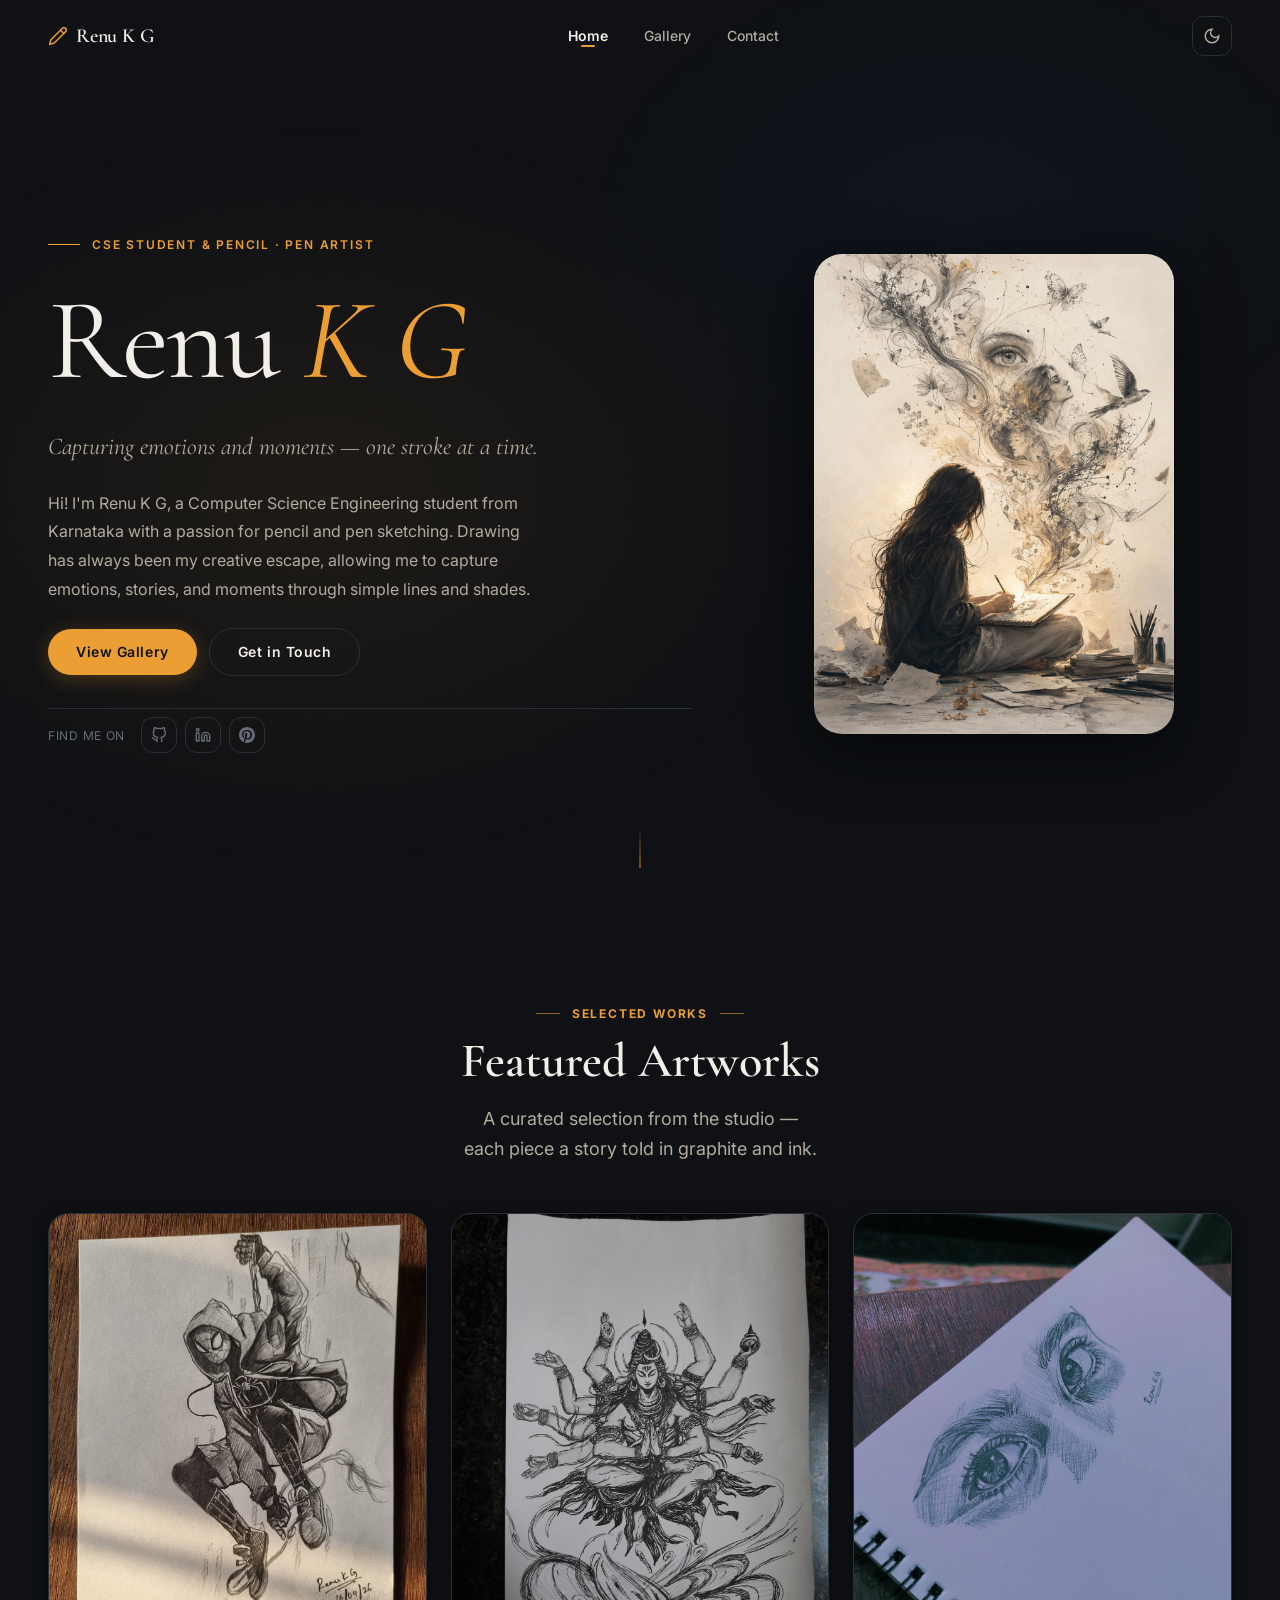
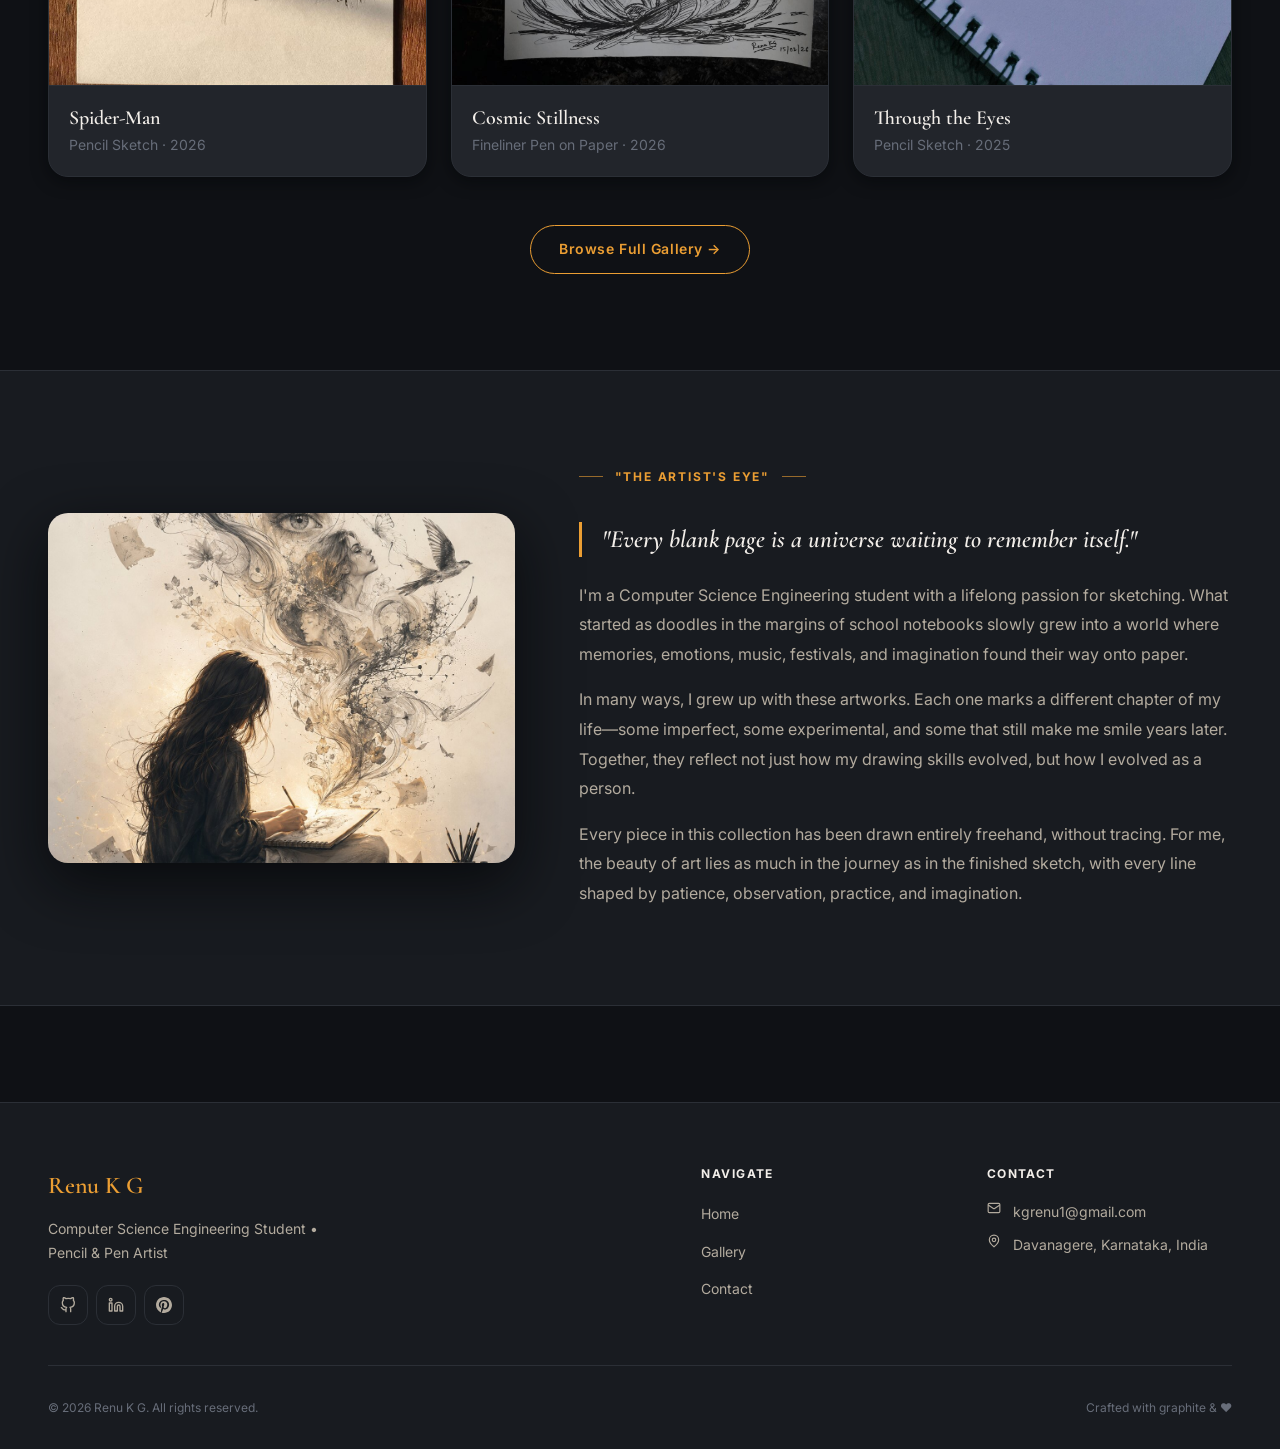
<file: index.html>
<!DOCTYPE html>
<html lang="en" data-theme="dark">

<head>
  <meta charset="UTF-8">
  <meta name="viewport" content="width=device-width, initial-scale=1.0">

  <!-- SEO -->
  <title>Renu K G — Art Gallery</title>
  <meta name="description"
    content="The art portfolio of Renu K G, a Computer Science Engineering student from Davanagere, Karnataka, specialising in detailed pencil sketches and pen artworks.">
  <meta name="keywords"
    content="pencil sketch, pen art, graphite drawing, ink art, artist portfolio, portrait, nature illustration, Renu K G">
  <meta name="author" content="Renu K G">
  <meta name="robots" content="index, follow">
  <meta name="color-scheme" content="dark light">
  <meta name="theme-color" content="hsl(220, 16%, 7%)">

  <!-- Open Graph -->
  <meta property="og:title" content="Renu K G — Pencil Sketch &amp; Pen Art Portfolio">
  <meta property="og:description"
    content="A CSE student from Karnataka capturing emotions and moments through pencil and pen — one stroke at a time.">
  <meta property="og:type" content="website">
  <meta property="og:image" content="images/profile.jpg">

  <!-- Favicon (pencil emoji SVG) -->
  <link rel="icon"
    href="data:image/svg+xml,<svg xmlns='http://www.w3.org/2000/svg' viewBox='0 0 100 100'><text y='.9em' font-size='90'>✏️</text></svg>">

  <!-- Canonical -->
  <link rel="canonical" href="index.html">

  <!-- Google Fonts (preconnect for performance) -->
  <link rel="preconnect" href="https://fonts.googleapis.com">
  <link rel="preconnect" href="https://fonts.gstatic.com" crossorigin>

  <!-- CSS -->
  <link rel="stylesheet" href="css/style.css">
  <link rel="stylesheet" href="css/nav.css">
  <link rel="stylesheet" href="css/hero.css">

  <!-- Theme — loads in <head> to prevent flash -->
  <script src="js/theme.js"></script>
</head>

<body>

  <!-- Skip to main content (keyboard accessibility) -->
  <a class="skip-link" href="#main-content">Skip to content</a>

  <!-- ════════════════════════════════════════
       NAVIGATION
  ════════════════════════════════════════ -->
  <nav class="navbar" id="navbar" role="navigation" aria-label="Main navigation">
    <div class="nav-container">

      <!-- Logo -->
      <a href="index.html" class="nav-logo" aria-label="Renu K G — Home">
        <svg class="logo-icon" width="20" height="20" viewBox="0 0 24 24" fill="none" stroke="currentColor"
          stroke-width="1.8" stroke-linecap="round" stroke-linejoin="round" aria-hidden="true">
          <path d="M17 3a2.85 2.83 0 1 1 4 4L7.5 20.5 2 22l1.5-5.5Z" />
          <path d="m15 5 4 4" />
        </svg>
        <span class="logo-text">Renu K G</span>
      </a>

      <!-- Desktop links -->
      <ul class="nav-links" id="navLinks" role="list">
        <li><a href="index.html" class="nav-link active">Home</a></li>
        <li><a href="gallery.html" class="nav-link">Gallery</a></li>
        <li><a href="contact.html" class="nav-link">Contact</a></li>
      </ul>

      <!-- Actions -->
      <div class="nav-actions">
        <button class="theme-toggle" id="themeToggle" aria-label="Switch to light mode" type="button">
          <!-- Sun -->
          <svg class="icon-sun" width="18" height="18" viewBox="0 0 24 24" fill="none" stroke="currentColor"
            stroke-width="2" stroke-linecap="round" aria-hidden="true">
            <circle cx="12" cy="12" r="4" />
            <path
              d="M12 2v2M12 20v2M4.93 4.93l1.41 1.41M17.66 17.66l1.41 1.41M2 12h2M20 12h2M6.34 17.66l-1.41 1.41M19.07 4.93l-1.41 1.41" />
          </svg>
          <!-- Moon -->
          <svg class="icon-moon" width="18" height="18" viewBox="0 0 24 24" fill="none" stroke="currentColor"
            stroke-width="2" stroke-linecap="round" aria-hidden="true">
            <path d="M12 3a6 6 0 0 0 9 9 9 9 0 1 1-9-9Z" />
          </svg>
        </button>

        <button class="hamburger" id="hamburger" aria-label="Open menu" aria-expanded="false" aria-controls="navLinks"
          type="button">
          <span class="bar"></span>
          <span class="bar"></span>
          <span class="bar"></span>
        </button>
      </div>
    </div>
  </nav>

  <!-- Mobile nav overlay -->
  <div class="nav-overlay" id="navOverlay" aria-hidden="true"></div>


  <!-- ════════════════════════════════════════
       HERO
  ════════════════════════════════════════ -->
  <section class="hero" id="hero" aria-label="Artist introduction">
    <div class="hero-container" id="main-content">

      <!-- Content -->
      <div class="hero-content" data-reveal>
        <p class="hero-eyebrow">CSE Student &amp; Pencil · Pen Artist</p>

        <h1 class="hero-title">
          Renu <span class="hero-title-line accent">K G</span>
        </h1>

        <p class="hero-subtitle">Capturing emotions and moments — one stroke at a time.</p>

        <p class="hero-description">
          Hi! I'm Renu K G, a Computer Science Engineering student from Karnataka with a passion
          for pencil and pen sketching. Drawing has always been my creative escape, allowing me
          to capture emotions, stories, and moments through simple lines and shades.
        </p>

        <div class="hero-cta">
          <a href="gallery.html" class="btn btn-primary" id="heroGalleryBtn" data-ga="contact">View Gallery</a>
          <a href="contact.html" class="btn btn-ghost" id="heroContactBtn">Get in Touch</a>
        </div>

        <div class="hero-social">
          <span class="hero-social-label">Find me on</span>
          <div class="hero-social-links">
            <a href="https://github.com/renu-kg" class="hero-social-link" aria-label="GitHub" data-social="github"
              target="_blank" rel="noopener">
              <svg width="16" height="16" viewBox="0 0 24 24" fill="none" stroke="currentColor" stroke-width="2"
                stroke-linecap="round" stroke-linejoin="round" aria-hidden="true">
                <path
                  d="M9 19c-5 1.5-5-2.5-7-3m14 6v-3.87a3.37 3.37 0 0 0-.94-2.61c3.14-.35 6.44-1.54 6.44-7A5.44 5.44 0 0 0 20 4.77 5.07 5.07 0 0 0 19.91 1S18.73.65 16 2.48a13.38 13.38 0 0 0-7 0C6.27.65 5.09 1 5.09 1A5.07 5.07 0 0 0 5 4.77a5.44 5.44 0 0 0-1.5 3.78c0 5.42 3.3 6.61 6.44 7A3.37 3.37 0 0 0 9 18.13V22" />
              </svg>
            </a>
            <a href="https://www.linkedin.com/in/renu-k-g-9aaa152a6/" class="hero-social-link" aria-label="LinkedIn"
              data-social="linkedin" target="_blank" rel="noopener">
              <svg width="16" height="16" viewBox="0 0 24 24" fill="none" stroke="currentColor" stroke-width="2"
                stroke-linecap="round" stroke-linejoin="round" aria-hidden="true">
                <path d="M16 8a6 6 0 0 1 6 6v7h-4v-7a2 2 0 0 0-2-2 2 2 0 0 0-2 2v7h-4v-7a6 6 0 0 1 6-6z" />
                <rect x="2" y="9" width="4" height="12" />
                <circle cx="4" cy="4" r="2" />
              </svg>
            </a>
            <a href="https://pin.it/g6fN6bqMo" class="hero-social-link" aria-label="Pinterest" data-social="pinterest"
              target="_blank" rel="noopener">
              <svg width="16" height="16" viewBox="0 0 24 24" fill="currentColor" aria-hidden="true">
                <path
                  d="M12 0C5.373 0 0 5.373 0 12c0 5.084 3.163 9.426 7.627 11.174-.105-.949-.2-2.405.042-3.441.218-.937 1.407-5.965 1.407-5.965s-.359-.719-.359-1.782c0-1.668.967-2.914 2.171-2.914 1.023 0 1.518.769 1.518 1.69 0 1.029-.655 2.568-.994 3.995-.283 1.194.599 2.169 1.777 2.169 2.133 0 3.772-2.249 3.772-5.495 0-2.873-2.064-4.882-5.012-4.882-3.414 0-5.418 2.561-5.418 5.207 0 1.031.397 2.138.893 2.738a.36.36 0 0 1 .083.345l-.333 1.36c-.053.22-.174.267-.402.161-1.499-.698-2.436-2.889-2.436-4.649 0-3.785 2.75-7.262 7.929-7.262 4.163 0 7.398 2.967 7.398 6.931 0 4.136-2.607 7.464-6.227 7.464-1.216 0-2.359-.632-2.75-1.378l-.748 2.853c-.271 1.043-1.002 2.35-1.492 3.146C9.57 23.812 10.763 24 12 24c6.627 0 12-5.373 12-12S18.627 0 12 0z" />
              </svg>
            </a>
          </div>
        </div>
      </div>

      <!-- Profile image -->
      <div class="hero-image-wrapper" data-reveal data-delay="200">
        <div class="hero-image-frame">
          <img src="images/profile.jpg" alt="Renu K G — Artist" class="hero-image">
          <div class="hero-deco-ring" aria-hidden="true"></div>
          <div class="hero-deco-ring" aria-hidden="true"></div>
        </div>
      </div>

    </div>

    <!-- Scroll cue -->
    <div class="hero-scroll" aria-hidden="true">
      <div class="hero-scroll-line"></div>
    </div>
  </section>


  <!-- ════════════════════════════════════════
       FEATURED WORKS
  ════════════════════════════════════════ -->
  <section class="featured-section" id="featured" aria-labelledby="featuredHeading">
    <div class="container">
      <header class="section-header" data-reveal>
        <p class="section-eyebrow">Selected Works</p>
        <h2 class="section-title" id="featuredHeading">Featured Artworks</h2>
        <p class="section-subtitle">A curated selection from the studio — each piece a story told in graphite and ink.
        </p>
      </header>

      <!-- Cards injected by home.js -->
      <div class="featured-grid" id="featuredGrid" aria-live="polite"></div>

      <div class="section-footer" data-reveal>
        <a href="gallery.html" class="btn btn-outline" id="viewAllBtn" data-ga="contact">Browse Full Gallery &rarr;</a>
      </div>
    </div>
  </section>


  <!-- ════════════════════════════════════════
       ABOUT TEASER
  ════════════════════════════════════════ -->
  <section class="about-teaser" id="about-teaser" aria-labelledby="teaserHeading">
    <div class="container">
      <div class="about-teaser-inner">
        <div class="about-teaser-img-wrap" data-reveal>
          <img src="images/profile.jpg" alt="Renu K G — Artist at work" loading="lazy">
        </div>
        <div class="about-teaser-content">
          <p class="section-eyebrow" data-reveal>"The artist's eye"</p>
          <h2 class="about-teaser-quote" id="teaserHeading" data-reveal>
            "Every blank page is a universe waiting to remember itself."
          </h2>
          <div class="about-teaser-text-block">
            <p class="about-teaser-text" data-reveal>
              I'm a Computer Science Engineering student with a lifelong passion for sketching.
              What started as doodles in the margins of school notebooks slowly grew into a world where memories,
              emotions, music, festivals, and imagination found their way onto paper.
            </p>
            <p class="about-teaser-text" data-reveal>
              In many ways, I grew up with these artworks. Each one marks a different chapter of my life—some imperfect,
              some experimental, and some that still make me smile years later. Together, they reflect not just how my
              drawing skills evolved, but how I evolved as a person.
            </p>
            <p class="about-teaser-text" data-reveal>
              Every piece in this collection has been drawn entirely freehand, without tracing. For me, the beauty of art
              lies as much in the journey as in the finished sketch, with every line shaped by patience, observation,
              practice, and imagination.
            </p>
          </div>
        </div>
      </div>
    </div>
  </section>


  <!-- ════════════════════════════════════════
       FOOTER
  ════════════════════════════════════════ -->
  <footer class="footer" role="contentinfo">
    <div class="container">
      <div class="footer-grid">
        <!-- Brand -->
        <div>
          <span class="footer-logo">Renu K G</span>
          <p class="footer-tagline">Computer Science Engineering Student &bull; Pencil &amp; Pen Artist</p>
          <div class="footer-social">
            <a href="https://github.com/renu-kg" class="footer-social-link" aria-label="GitHub" data-social="github"
              target="_blank" rel="noopener">
              <svg width="16" height="16" viewBox="0 0 24 24" fill="none" stroke="currentColor" stroke-width="2"
                stroke-linecap="round" stroke-linejoin="round" aria-hidden="true">
                <path
                  d="M9 19c-5 1.5-5-2.5-7-3m14 6v-3.87a3.37 3.37 0 0 0-.94-2.61c3.14-.35 6.44-1.54 6.44-7A5.44 5.44 0 0 0 20 4.77 5.07 5.07 0 0 0 19.91 1S18.73.65 16 2.48a13.38 13.38 0 0 0-7 0C6.27.65 5.09 1 5.09 1A5.07 5.07 0 0 0 5 4.77a5.44 5.44 0 0 0-1.5 3.78c0 5.42 3.3 6.61 6.44 7A3.37 3.37 0 0 0 9 18.13V22" />
              </svg>
            </a>
            <a href="https://www.linkedin.com/in/renu-k-g-9aaa152a6/" class="footer-social-link" aria-label="LinkedIn"
              data-social="linkedin" target="_blank" rel="noopener">
              <svg width="16" height="16" viewBox="0 0 24 24" fill="none" stroke="currentColor" stroke-width="2"
                stroke-linecap="round" stroke-linejoin="round" aria-hidden="true">
                <path d="M16 8a6 6 0 0 1 6 6v7h-4v-7a2 2 0 0 0-2-2 2 2 0 0 0-2 2v7h-4v-7a6 6 0 0 1 6-6z" />
                <rect x="2" y="9" width="4" height="12" />
                <circle cx="4" cy="4" r="2" />
              </svg>
            </a>
            <a href="https://pin.it/g6fN6bqMo" class="footer-social-link" aria-label="Pinterest" data-social="pinterest"
              target="_blank" rel="noopener">
              <svg width="16" height="16" viewBox="0 0 24 24" fill="currentColor" aria-hidden="true">
                <path
                  d="M12 0C5.373 0 0 5.373 0 12c0 5.084 3.163 9.426 7.627 11.174-.105-.949-.2-2.405.042-3.441.218-.937 1.407-5.965 1.407-5.965s-.359-.719-.359-1.782c0-1.668.967-2.914 2.171-2.914 1.023 0 1.518.769 1.518 1.69 0 1.029-.655 2.568-.994 3.995-.283 1.194.599 2.169 1.777 2.169 2.133 0 3.772-2.249 3.772-5.495 0-2.873-2.064-4.882-5.012-4.882-3.414 0-5.418 2.561-5.418 5.207 0 1.031.397 2.138.893 2.738a.36.36 0 0 1 .083.345l-.333 1.36c-.053.22-.174.267-.402.161-1.499-.698-2.436-2.889-2.436-4.649 0-3.785 2.75-7.262 7.929-7.262 4.163 0 7.398 2.967 7.398 6.931 0 4.136-2.607 7.464-6.227 7.464-1.216 0-2.359-.632-2.75-1.378l-.748 2.853c-.271 1.043-1.002 2.35-1.492 3.146C9.57 23.812 10.763 24 12 24c6.627 0 12-5.373 12-12S18.627 0 12 0z" />
              </svg>
            </a>
          </div>
        </div>

        <!-- Navigate -->
        <div class="footer-col">
          <h4>Navigate</h4>
          <ul>
            <li><a href="index.html">Home</a></li>
            <li><a href="gallery.html">Gallery</a></li>
            <li><a href="contact.html">Contact</a></li>
          </ul>
        </div>

        <!-- Contact -->
        <div class="footer-col">
          <h4>Contact</h4>
          <div class="footer-contact-item">
            <svg width="14" height="14" viewBox="0 0 24 24" fill="none" stroke="currentColor" stroke-width="2"
              aria-hidden="true">
              <rect x="2" y="4" width="20" height="16" rx="2" />
              <path d="m22 7-8.97 5.7a1.94 1.94 0 0 1-2.06 0L2 7" />
            </svg>
            <a href="mailto:kgrenu1@gmail.com">kgrenu1@gmail.com</a>
          </div>
          <div class="footer-contact-item">
            <svg width="14" height="14" viewBox="0 0 24 24" fill="none" stroke="currentColor" stroke-width="2"
              aria-hidden="true">
              <path d="M20 10c0 6-8 12-8 12s-8-6-8-12a8 8 0 0 1 16 0Z" />
              <circle cx="12" cy="10" r="3" />
            </svg>
            <span>Davanagere, Karnataka, India</span>
          </div>
        </div>
      </div>

      <div class="footer-bottom">
        <p>&copy; <span id="copyrightYear">2024</span> Renu K G. All rights reserved.</p>
        <p>Crafted with graphite &amp; ❤</p>
      </div>
    </div>
  </footer>


  <script src="js/nav.js"></script>
  <script src="js/animations.js"></script>
  <script src="js/home.js"></script>
  <script src="js/analytics.js"></script>
  <script>
    /* Dynamic copyright year */
    var y = document.getElementById('copyrightYear');
    if (y) y.textContent = new Date().getFullYear();
  </script>
</body>

</html>
</file>
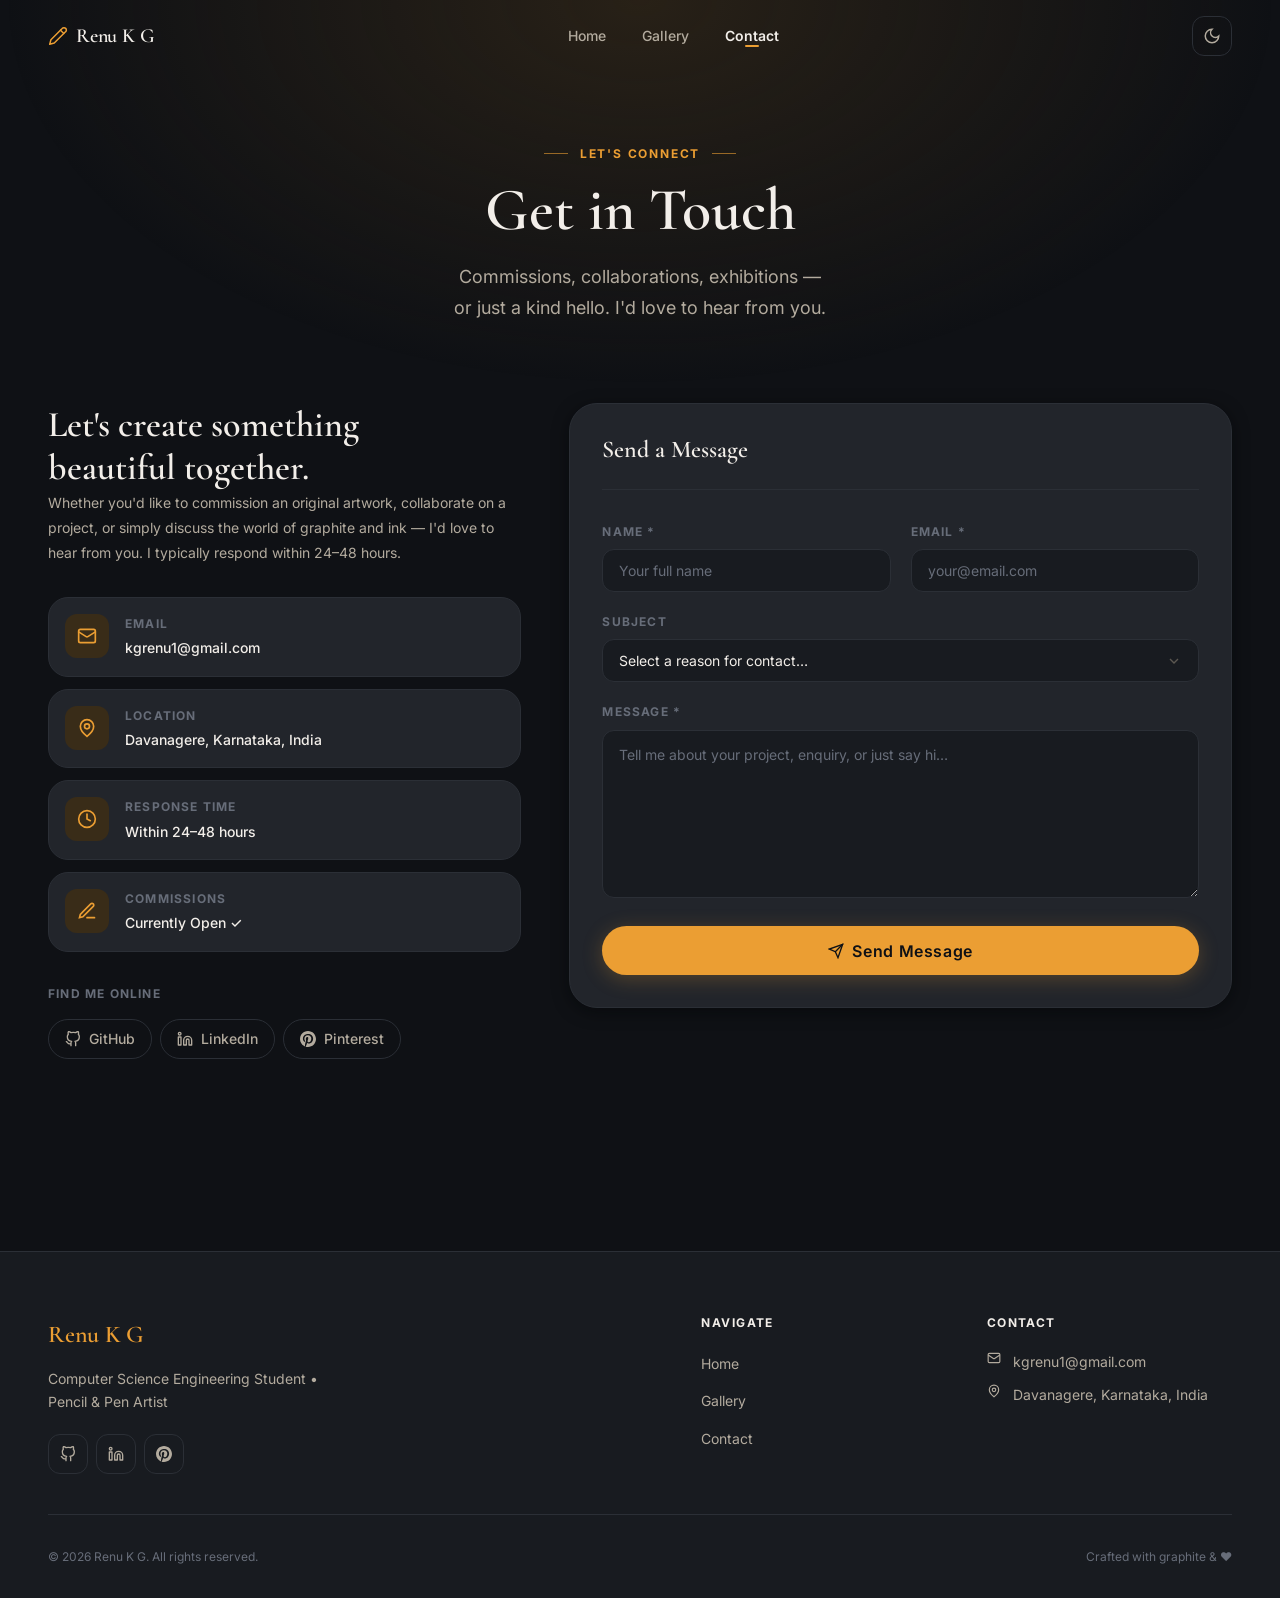
<file: contact.html>
<!DOCTYPE html>
<html lang="en" data-theme="dark">
<head>
  <meta charset="UTF-8">
  <meta name="viewport" content="width=device-width, initial-scale=1.0">

  <!-- SEO -->
  <title>Contact — Renu K G Art Portfolio</title>
  <meta name="description" content="Get in touch with Renu K G for commissions, collaborations, or just to say hello. Based in Davanagere, Karnataka, India.">
  <meta name="author" content="Renu K G">

  <!-- Open Graph -->
  <meta property="og:title" content="Contact Renu K G — Commission an Artwork">
  <meta property="og:description" content="Commission an original pencil sketch or pen artwork. Get in touch today.">
  <meta property="og:type" content="website">

  <link rel="canonical" href="contact.html">
  <link rel="preconnect" href="https://fonts.googleapis.com">
  <link rel="preconnect" href="https://fonts.gstatic.com" crossorigin>

  <!-- CSS -->
  <link rel="stylesheet" href="css/style.css">
  <link rel="stylesheet" href="css/nav.css">
  <link rel="stylesheet" href="css/contact.css">

  <script src="js/theme.js"></script>
</head>
<body>

  <!-- Skip to main content (keyboard accessibility) -->
  <a class="skip-link" href="#main-content">Skip to content</a>

  <!-- ════════════════ NAVIGATION ════════════════ -->
  <nav class="navbar" id="navbar" role="navigation" aria-label="Main navigation">
    <div class="nav-container">
      <a href="index.html" class="nav-logo" aria-label="Renu K G — Home">
        <svg class="logo-icon" width="20" height="20" viewBox="0 0 24 24" fill="none"
             stroke="currentColor" stroke-width="1.8" stroke-linecap="round" stroke-linejoin="round"
             aria-hidden="true">
          <path d="M17 3a2.85 2.83 0 1 1 4 4L7.5 20.5 2 22l1.5-5.5Z"/>
          <path d="m15 5 4 4"/>
        </svg>
        <span class="logo-text">Renu K G</span>
      </a>
      <ul class="nav-links" id="navLinks" role="list">
        <li><a href="index.html"   class="nav-link">Home</a></li>
        <li><a href="gallery.html" class="nav-link">Gallery</a></li>
        <li><a href="contact.html" class="nav-link active">Contact</a></li>
      </ul>
      <div class="nav-actions">
        <button class="theme-toggle" id="themeToggle" aria-label="Switch to light mode" type="button">
          <svg class="icon-sun" width="18" height="18" viewBox="0 0 24 24" fill="none" stroke="currentColor" stroke-width="2" stroke-linecap="round" aria-hidden="true"><circle cx="12" cy="12" r="4"/><path d="M12 2v2M12 20v2M4.93 4.93l1.41 1.41M17.66 17.66l1.41 1.41M2 12h2M20 12h2M6.34 17.66l-1.41 1.41M19.07 4.93l-1.41 1.41"/></svg>
          <svg class="icon-moon" width="18" height="18" viewBox="0 0 24 24" fill="none" stroke="currentColor" stroke-width="2" stroke-linecap="round" aria-hidden="true"><path d="M12 3a6 6 0 0 0 9 9 9 9 0 1 1-9-9Z"/></svg>
        </button>
        <button class="hamburger" id="hamburger" aria-label="Open menu" aria-expanded="false" aria-controls="navLinks" type="button">
          <span class="bar"></span><span class="bar"></span><span class="bar"></span>
        </button>
      </div>
    </div>
  </nav>
  <div class="nav-overlay" id="navOverlay" aria-hidden="true"></div>


  <!-- ════════════════ PAGE HERO ════════════════ -->
  <header class="page-hero" aria-labelledby="contactPageTitle">
    <div class="container">
      <p class="page-hero-eyebrow" data-reveal>Let's Connect</p>
      <h1 class="page-hero-title" data-reveal data-delay="100" id="contactPageTitle">Get in Touch</h1>
      <p class="page-hero-subtitle" data-reveal data-delay="200">
        Commissions, collaborations, exhibitions — or just a kind hello. I'd love to hear from you.
      </p>
    </div>
  </header>

  <main class="contact-page" id="main-content">
    <div class="container">
      <div class="contact-layout">

        <!-- ── Left: Contact Info ── -->
        <div class="contact-info" data-reveal>
          <div>
            <h2 class="contact-info-title">Let's create something beautiful together.</h2>
            <p class="contact-info-text">
              Whether you'd like to commission an original artwork, collaborate on a project,
              or simply discuss the world of graphite and ink — I'd love to hear from you.
              I typically respond within 24–48 hours.
            </p>
          </div>

          <!-- Contact detail cards -->
          <div class="contact-details">
            <div class="contact-detail-item">
              <div class="contact-detail-icon" aria-hidden="true">
                <svg width="20" height="20" viewBox="0 0 24 24" fill="none" stroke="currentColor" stroke-width="2" stroke-linecap="round"><rect x="2" y="4" width="20" height="16" rx="2"/><path d="m22 7-8.97 5.7a1.94 1.94 0 0 1-2.06 0L2 7"/></svg>
              </div>
              <div>
                <p class="contact-detail-label">Email</p>
                <p class="contact-detail-value">
                  <a href="mailto:kgrenu1@gmail.com">kgrenu1@gmail.com</a>
                </p>
              </div>
            </div>

            <div class="contact-detail-item">
              <div class="contact-detail-icon" aria-hidden="true">
                <svg width="20" height="20" viewBox="0 0 24 24" fill="none" stroke="currentColor" stroke-width="2" stroke-linecap="round"><path d="M20 10c0 6-8 12-8 12s-8-6-8-12a8 8 0 0 1 16 0Z"/><circle cx="12" cy="10" r="3"/></svg>
              </div>
              <div>
                <p class="contact-detail-label">Location</p>
                <p class="contact-detail-value">Davanagere, Karnataka, India</p>
              </div>
            </div>

            <div class="contact-detail-item">
              <div class="contact-detail-icon" aria-hidden="true">
                <svg width="20" height="20" viewBox="0 0 24 24" fill="none" stroke="currentColor" stroke-width="2" stroke-linecap="round"><circle cx="12" cy="12" r="10"/><polyline points="12 6 12 12 16 14"/></svg>
              </div>
              <div>
                <p class="contact-detail-label">Response Time</p>
                <p class="contact-detail-value">Within 24–48 hours</p>
              </div>
            </div>

            <div class="contact-detail-item">
              <div class="contact-detail-icon" aria-hidden="true">
                <svg width="20" height="20" viewBox="0 0 24 24" fill="none" stroke="currentColor" stroke-width="2" stroke-linecap="round"><path d="M12 20h9"/><path d="M16.5 3.5a2.121 2.121 0 0 1 3 3L7 19l-4 1 1-4L16.5 3.5z"/></svg>
              </div>
              <div>
                <p class="contact-detail-label">Commissions</p>
                <p class="contact-detail-value">Currently Open ✓</p>
              </div>
            </div>
          </div>

          <!-- Social links -->
          <div>
            <p class="contact-social-title">Find me online</p>
            <div class="contact-social-links">
              <a href="https://github.com/renu-kg" class="contact-social-btn" target="_blank" rel="noopener" aria-label="GitHub" data-social="github">
                <svg width="16" height="16" viewBox="0 0 24 24" fill="none" stroke="currentColor" stroke-width="2" stroke-linecap="round" stroke-linejoin="round" aria-hidden="true"><path d="M9 19c-5 1.5-5-2.5-7-3m14 6v-3.87a3.37 3.37 0 0 0-.94-2.61c3.14-.35 6.44-1.54 6.44-7A5.44 5.44 0 0 0 20 4.77 5.07 5.07 0 0 0 19.91 1S18.73.65 16 2.48a13.38 13.38 0 0 0-7 0C6.27.65 5.09 1 5.09 1A5.07 5.07 0 0 0 5 4.77a5.44 5.44 0 0 0-1.5 3.78c0 5.42 3.3 6.61 6.44 7A3.37 3.37 0 0 0 9 18.13V22"/></svg>
                GitHub
              </a>
              <a href="https://www.linkedin.com/in/renu-k-g-9aaa152a6/" class="contact-social-btn" target="_blank" rel="noopener" aria-label="LinkedIn" data-social="linkedin">
                <svg width="16" height="16" viewBox="0 0 24 24" fill="none" stroke="currentColor" stroke-width="2" stroke-linecap="round" stroke-linejoin="round" aria-hidden="true"><path d="M16 8a6 6 0 0 1 6 6v7h-4v-7a2 2 0 0 0-2-2 2 2 0 0 0-2 2v7h-4v-7a6 6 0 0 1 6-6z"/><rect x="2" y="9" width="4" height="12"/><circle cx="4" cy="4" r="2"/></svg>
                LinkedIn
              </a>
              <a href="https://pin.it/g6fN6bqMo" class="contact-social-btn" target="_blank" rel="noopener" aria-label="Pinterest" data-social="pinterest">
                <svg width="16" height="16" viewBox="0 0 24 24" fill="currentColor" aria-hidden="true"><path d="M12 0C5.373 0 0 5.373 0 12c0 5.084 3.163 9.426 7.627 11.174-.105-.949-.2-2.405.042-3.441.218-.937 1.407-5.965 1.407-5.965s-.359-.719-.359-1.782c0-1.668.967-2.914 2.171-2.914 1.023 0 1.518.769 1.518 1.69 0 1.029-.655 2.568-.994 3.995-.283 1.194.599 2.169 1.777 2.169 2.133 0 3.772-2.249 3.772-5.495 0-2.873-2.064-4.882-5.012-4.882-3.414 0-5.418 2.561-5.418 5.207 0 1.031.397 2.138.893 2.738a.36.36 0 0 1 .083.345l-.333 1.36c-.053.22-.174.267-.402.161-1.499-.698-2.436-2.889-2.436-4.649 0-3.785 2.75-7.262 7.929-7.262 4.163 0 7.398 2.967 7.398 6.931 0 4.136-2.607 7.464-6.227 7.464-1.216 0-2.359-.632-2.75-1.378l-.748 2.853c-.271 1.043-1.002 2.35-1.492 3.146C9.57 23.812 10.763 24 12 24c6.627 0 12-5.373 12-12S18.627 0 12 0z"/></svg>
                Pinterest
              </a>
            </div>
          </div>
        </div>

        <!-- ── Right: Contact Form ── -->
        <div class="contact-form-wrapper" data-reveal data-delay="150">
          <h2 class="contact-form-title">Send a Message</h2>

          <!-- Success state (hidden until JS shows it) -->
          <div class="form-success" id="formSuccess" role="status" aria-live="polite">
            <span class="form-success-icon" aria-hidden="true">✉️</span>
            <h3 class="form-success-title">Message Sent!</h3>
            <p>Thank you for reaching out. I'll get back to you within 24–48 hours.</p>
          </div>

          <!--
            FORM SETUP:
            1. Formspree (works on GitHub Pages + Netlify):
               - Sign up free at https://formspree.io
               - Create a new form → copy your form ID
               - Replace YOUR_FORM_ID below with it (e.g. xpwzabcd)
            2. Netlify Forms (only on Netlify hosting):
               - Just deploy to Netlify — data-netlify="true" already set
               - Enable email notifications in Netlify dashboard
          -->
          <form
            class="contact-form"
            id="contactForm"
            action="contact.html"
            method="POST"
            novalidate
            data-netlify="true"
            name="contact"
          >
            <!-- Netlify hidden field -->
            <input type="hidden" name="form-name" value="contact">

            <div class="form-row">
              <div class="form-group">
                <label class="form-label" for="contactName">Name *</label>
                <input
                  type="text"
                  id="contactName"
                  name="name"
                  class="form-input"
                  placeholder="Your full name"
                  required
                  autocomplete="name"
                >
              </div>
              <div class="form-group">
                <label class="form-label" for="contactEmail">Email *</label>
                <input
                  type="email"
                  id="contactEmail"
                  name="email"
                  class="form-input"
                  placeholder="your@email.com"
                  required
                  autocomplete="email"
                >
              </div>
            </div>

            <div class="form-group">
              <label class="form-label" for="contactSubject">Subject</label>
              <select id="contactSubject" name="subject" class="form-select">
                <option value="">Select a reason for contact…</option>
                <option value="commission">Commission an Artwork</option>
                <option value="purchase">Purchase Original Work</option>
                <option value="collab">Collaboration / Exhibition</option>
                <option value="print">Print Enquiry</option>
                <option value="general">General Hello</option>
              </select>
            </div>

            <div class="form-group">
              <label class="form-label" for="contactMessage">Message *</label>
              <textarea
                id="contactMessage"
                name="message"
                class="form-textarea"
                placeholder="Tell me about your project, enquiry, or just say hi…"
                required
                rows="6"
              ></textarea>
            </div>

            <button type="submit" class="btn btn-primary form-submit" id="contactSubmit">
              <svg width="16" height="16" viewBox="0 0 24 24" fill="none" stroke="currentColor" stroke-width="2" stroke-linecap="round" aria-hidden="true"><path d="m22 2-7 20-4-9-9-4Z"/><path d="M22 2 11 13"/></svg>
              Send Message
            </button>
          </form>
        </div>

      </div>
    </div>
  </main>


  <!-- ════════════════ FOOTER ════════════════ -->
  <footer class="footer" role="contentinfo">
    <div class="container">
      <div class="footer-grid">
        <div>
          <span class="footer-logo">Renu K G</span>
          <p class="footer-tagline">Computer Science Engineering Student &bull; Pencil &amp; Pen Artist</p>
          <div class="footer-social">
            <a href="https://github.com/renu-kg" class="footer-social-link" aria-label="GitHub" data-social="github" target="_blank" rel="noopener">
              <svg width="16" height="16" viewBox="0 0 24 24" fill="none" stroke="currentColor" stroke-width="2" stroke-linecap="round" stroke-linejoin="round" aria-hidden="true"><path d="M9 19c-5 1.5-5-2.5-7-3m14 6v-3.87a3.37 3.37 0 0 0-.94-2.61c3.14-.35 6.44-1.54 6.44-7A5.44 5.44 0 0 0 20 4.77 5.07 5.07 0 0 0 19.91 1S18.73.65 16 2.48a13.38 13.38 0 0 0-7 0C6.27.65 5.09 1 5.09 1A5.07 5.07 0 0 0 5 4.77a5.44 5.44 0 0 0-1.5 3.78c0 5.42 3.3 6.61 6.44 7A3.37 3.37 0 0 0 9 18.13V22"/></svg>
            </a>
            <a href="https://www.linkedin.com/in/renu-k-g-9aaa152a6/" class="footer-social-link" aria-label="LinkedIn" data-social="linkedin" target="_blank" rel="noopener">
              <svg width="16" height="16" viewBox="0 0 24 24" fill="none" stroke="currentColor" stroke-width="2" stroke-linecap="round" stroke-linejoin="round" aria-hidden="true"><path d="M16 8a6 6 0 0 1 6 6v7h-4v-7a2 2 0 0 0-2-2 2 2 0 0 0-2 2v7h-4v-7a6 6 0 0 1 6-6z"/><rect x="2" y="9" width="4" height="12"/><circle cx="4" cy="4" r="2"/></svg>
            </a>
            <a href="https://pin.it/g6fN6bqMo" class="footer-social-link" aria-label="Pinterest" data-social="pinterest" target="_blank" rel="noopener">
              <svg width="16" height="16" viewBox="0 0 24 24" fill="currentColor" aria-hidden="true"><path d="M12 0C5.373 0 0 5.373 0 12c0 5.084 3.163 9.426 7.627 11.174-.105-.949-.2-2.405.042-3.441.218-.937 1.407-5.965 1.407-5.965s-.359-.719-.359-1.782c0-1.668.967-2.914 2.171-2.914 1.023 0 1.518.769 1.518 1.69 0 1.029-.655 2.568-.994 3.995-.283 1.194.599 2.169 1.777 2.169 2.133 0 3.772-2.249 3.772-5.495 0-2.873-2.064-4.882-5.012-4.882-3.414 0-5.418 2.561-5.418 5.207 0 1.031.397 2.138.893 2.738a.36.36 0 0 1 .083.345l-.333 1.36c-.053.22-.174.267-.402.161-1.499-.698-2.436-2.889-2.436-4.649 0-3.785 2.75-7.262 7.929-7.262 4.163 0 7.398 2.967 7.398 6.931 0 4.136-2.607 7.464-6.227 7.464-1.216 0-2.359-.632-2.75-1.378l-.748 2.853c-.271 1.043-1.002 2.35-1.492 3.146C9.57 23.812 10.763 24 12 24c6.627 0 12-5.373 12-12S18.627 0 12 0z"/></svg>
            </a>
          </div>
        </div>
        <div class="footer-col">
          <h4>Navigate</h4>
          <ul>
            <li><a href="index.html">Home</a></li>
            <li><a href="gallery.html">Gallery</a></li>
            <li><a href="contact.html">Contact</a></li>
          </ul>
        </div>
        <div class="footer-col">
          <h4>Contact</h4>
          <div class="footer-contact-item"><svg width="14" height="14" viewBox="0 0 24 24" fill="none" stroke="currentColor" stroke-width="2" aria-hidden="true"><rect x="2" y="4" width="20" height="16" rx="2"/><path d="m22 7-8.97 5.7a1.94 1.94 0 0 1-2.06 0L2 7"/></svg><a href="mailto:kgrenu1@gmail.com">kgrenu1@gmail.com</a></div>
          <div class="footer-contact-item"><svg width="14" height="14" viewBox="0 0 24 24" fill="none" stroke="currentColor" stroke-width="2" aria-hidden="true"><path d="M20 10c0 6-8 12-8 12s-8-6-8-12a8 8 0 0 1 16 0Z"/><circle cx="12" cy="10" r="3"/></svg><span>Davanagere, Karnataka, India</span></div>
        </div>
      </div>
      <div class="footer-bottom">
        <p>&copy; <span id="copyrightYear">2024</span> Renu K G. All rights reserved.</p>
        <p>Crafted with graphite &amp; ❤</p>
      </div>
    </div>
  </footer>

  <script src="js/nav.js"></script>
  <script src="js/animations.js"></script>
  <script src="js/analytics.js"></script>
  <script>
    /* Dynamic copyright year */
    var y = document.getElementById('copyrightYear');
    if (y) y.textContent = new Date().getFullYear();

    /* ── Contact form submit handler (AJAX for Netlify Forms & local preview) ── */
    document.getElementById('contactForm')?.addEventListener('submit', function (e) {
      e.preventDefault();
      var form    = this;
      var success = document.getElementById('formSuccess');

      function showSuccess() {
        if (form) form.style.display = 'none';
        if (success) {
          success.style.display = 'flex';
          success.setAttribute('tabindex', '-1');
          success.focus();
        }
      }

      /* Local preview fallback */
      if (window.location.protocol === 'file:') {
        showSuccess();
        return;
      }

      /* Post form data to Netlify */
      var formData = new FormData(form);
      var payload  = new URLSearchParams(formData).toString();

      fetch('/', {
        method:  'POST',
        headers: { 'Content-Type': 'application/x-www-form-urlencoded' },
        body:    payload
      })
      .then(function (res) {
        if (res.ok) {
          showSuccess();
          if (window.ArtAnalytics) {
            window.ArtAnalytics.track('contact_submit', { form: 'contact' });
          }
        } else {
          /* Fallback native submit if HTTP status error */
          form.submit();
        }
      })
      .catch(function () {
        /* Fallback native submit if network error */
        form.submit();
      });
    });
  </script>
</body>
</html>
</file>
<file: css/style.css>
/* =============================================================================
   GLOBAL DESIGN SYSTEM — style.css  v2.0 (Production)
   Art Portfolio · Elara Voss
   ============================================================================= */

/* ── Google Fonts ──────────────────────────────────────────────────────────── */
@import url('https://fonts.googleapis.com/css2?family=Cormorant+Garamond:ital,wght@0,300;0,400;0,500;0,600;0,700;1,300;1,400;1,600&family=Inter:wght@300;400;500;600;700&display=swap');

/* ── Design Tokens — Dark Theme (default) ─────────────────────────────────── */
:root {
  color-scheme: dark;

  /* Backgrounds */
  --color-bg:           hsl(220, 16%, 7%);
  --color-bg-surface:   hsl(220, 14%, 11%);
  --color-bg-card:      hsl(220, 12%, 15%);
  --color-bg-hover:     hsl(220, 12%, 19%);
  --color-bg-elevated:  hsl(220, 12%, 21%);

  /* Accent — warm amber/gold */
  --color-accent:       hsl(35, 82%, 56%);
  --color-accent-hover: hsl(35, 82%, 48%);
  --color-accent-muted: hsl(35, 40%, 16%);
  --color-accent-glow:  hsla(35, 82%, 56%, 0.25);

  /* Text */
  --color-text-1:       hsl(38, 25%, 93%);
  --color-text-2:       hsl(38, 12%, 66%);
  --color-text-3:       hsl(220,  8%, 44%);

  /* Borders */
  --color-border:       hsl(220, 12%, 19%);
  --color-border-hover: hsl(220, 12%, 30%);

  /* Skeleton / shimmer */
  --color-shimmer-1:    hsl(220, 12%, 14%);
  --color-shimmer-2:    hsl(220, 12%, 22%);

  /* Shadows */
  --shadow-sm:  0 1px  4px hsla(220, 30%, 2%, 0.50);
  --shadow-md:  0 4px 16px hsla(220, 30%, 2%, 0.55);
  --shadow-lg:  0 8px 32px hsla(220, 30%, 2%, 0.65);
  --shadow-xl:  0 20px 60px hsla(220, 30%, 2%, 0.75);

  /* Typography */
  --font-display: 'Cormorant Garamond', Georgia, serif;
  --font-body:    'Inter', system-ui, -apple-system, sans-serif;
  --font-mono:    'JetBrains Mono', 'Fira Code', Consolas, monospace;

  /* Type scale */
  --text-xs:   0.75rem;
  --text-sm:   0.875rem;
  --text-base: 1rem;
  --text-lg:   1.125rem;
  --text-xl:   1.25rem;
  --text-2xl:  1.5rem;
  --text-3xl:  1.875rem;
  --text-4xl:  2.25rem;
  --text-5xl:  3rem;
  --text-6xl:  3.75rem;
  --text-7xl:  4.5rem;

  /* Spacing */
  --space-1:   0.25rem;
  --space-2:   0.5rem;
  --space-3:   0.75rem;
  --space-4:   1rem;
  --space-5:   1.25rem;
  --space-6:   1.5rem;
  --space-8:   2rem;
  --space-10:  2.5rem;
  --space-12:  3rem;
  --space-14:  3.5rem;
  --space-16:  4rem;
  --space-20:  5rem;
  --space-24:  6rem;
  --space-28:  7rem;
  --space-36:  9rem;

  /* Layout */
  --container-max: 1280px;
  --nav-height:    72px;

  /* Radii */
  --radius-sm:   6px;
  --radius-md:   12px;
  --radius-lg:   20px;
  --radius-xl:   28px;
  --radius-full: 9999px;

  /* Easing */
  --ease-out:    cubic-bezier(0.25, 0.46, 0.45, 0.94);
  --ease-in-out: cubic-bezier(0.4, 0, 0.2, 1);
  --ease-spring: cubic-bezier(0.34, 1.56, 0.64, 1);

  /* Transitions */
  --transition-fast:   150ms var(--ease-out);
  --transition-base:   250ms var(--ease-out);
  --transition-slow:   400ms var(--ease-out);
  --transition-spring: 500ms var(--ease-spring);
}

/* ── Design Tokens — Light Theme ──────────────────────────────────────────── */
[data-theme="light"] {
  color-scheme: light;

  --color-bg:           hsl(42, 30%, 97%);
  --color-bg-surface:   hsl(0,   0%, 100%);
  --color-bg-card:      hsl(42, 20%, 94%);
  --color-bg-hover:     hsl(42, 20%, 90%);
  --color-bg-elevated:  hsl(42, 20%, 88%);

  --color-accent:       hsl(35, 82%, 42%);
  --color-accent-hover: hsl(35, 82%, 35%);
  --color-accent-muted: hsl(35, 60%, 93%);
  --color-accent-glow:  hsla(35, 82%, 50%, 0.18);

  --color-text-1:       hsl(220, 20%, 12%);
  --color-text-2:       hsl(220, 10%, 38%);
  --color-text-3:       hsl(220,  8%, 58%);

  --color-border:       hsl(42, 20%, 86%);
  --color-border-hover: hsl(220, 10%, 70%);

  --color-shimmer-1:    hsl(42, 15%, 90%);
  --color-shimmer-2:    hsl(42, 15%, 97%);

  --shadow-sm:  0 1px  4px hsla(220, 20%, 60%, 0.15);
  --shadow-md:  0 4px 16px hsla(220, 20%, 60%, 0.15);
  --shadow-lg:  0 8px 32px hsla(220, 20%, 60%, 0.18);
  --shadow-xl:  0 20px 60px hsla(220, 20%, 60%, 0.22);
}

/* ── Reset ─────────────────────────────────────────────────────────────────── */
*, *::before, *::after {
  box-sizing: border-box;
  margin: 0;
  padding: 0;
}

html {
  scroll-behavior: smooth;
  -webkit-text-size-adjust: 100%;
  color-scheme: dark light;
}

body {
  font-family: var(--font-body);
  background-color: var(--color-bg);
  color: var(--color-text-1);
  line-height: 1.6;
  min-height: 100dvh;
  overflow-x: hidden;
  transition:
    background-color var(--transition-slow),
    color var(--transition-slow);
}

/* Prevent flash of light theme before JS runs */
html:not([data-theme]) {
  --color-bg: hsl(220, 16%, 7%);
}

img, video {
  max-width: 100%;
  height: auto;
  display: block;
}

a {
  color: inherit;
  text-decoration: none;
}

ul, ol {
  list-style: none;
}

button {
  cursor: pointer;
  border: none;
  background: none;
  font-family: inherit;
  color: inherit;
}

input, textarea, select {
  font-family: inherit;
  color: inherit;
}

/* ── Accessibility: Focus Ring ─────────────────────────────────────────────── */
*:focus-visible {
  outline: 2px solid var(--color-accent);
  outline-offset: 3px;
  border-radius: var(--radius-sm);
}

/* Remove outline on mouse click (keep for keyboard only) */
*:focus:not(:focus-visible) {
  outline: none;
}

/* ── Skip-to-content Link ──────────────────────────────────────────────────── */
.skip-link {
  position: fixed;
  top: var(--space-4);
  left: var(--space-4);
  z-index: 9999;
  padding: 0.6rem 1.25rem;
  background: var(--color-accent);
  color: hsl(220, 16%, 7%);
  font-size: var(--text-sm);
  font-weight: 700;
  border-radius: var(--radius-full);
  text-decoration: none;
  /* Hidden until focused */
  transform: translateY(-150%);
  opacity: 0;
  transition: transform var(--transition-fast), opacity var(--transition-fast);
}

.skip-link:focus-visible {
  transform: translateY(0);
  opacity: 1;
  outline: 2px solid hsl(220, 16%, 7%);
  outline-offset: 2px;
}

/* ── Custom Scrollbar ──────────────────────────────────────────────────────── */
::-webkit-scrollbar {
  width: 6px;
  height: 6px;
}

::-webkit-scrollbar-track {
  background: var(--color-bg);
}

::-webkit-scrollbar-thumb {
  background: var(--color-border);
  border-radius: var(--radius-full);
}

::-webkit-scrollbar-thumb:hover {
  background: var(--color-accent);
}

/* ── Text Selection ────────────────────────────────────────────────────────── */
::selection {
  background: var(--color-accent);
  color: hsl(220, 16%, 7%);
}

/* ── Container ─────────────────────────────────────────────────────────────── */
.container {
  width: 100%;
  max-width: var(--container-max);
  margin-inline: auto;
  padding-inline: var(--space-6);
}

@media (min-width: 640px)  { .container { padding-inline: var(--space-8);  } }
@media (min-width: 1024px) { .container { padding-inline: var(--space-12); } }

/* ── Typography ────────────────────────────────────────────────────────────── */
h1, h2, h3, h4, h5, h6 {
  line-height: 1.2;
  font-weight: 600;
  text-wrap: balance;
}

.font-display { font-family: var(--font-display); }
.accent-text  { color: var(--color-accent); }

/* ── Buttons ───────────────────────────────────────────────────────────────── */
.btn {
  display: inline-flex;
  align-items: center;
  justify-content: center;
  gap: var(--space-2);
  padding: 0.75rem 1.75rem;
  border-radius: var(--radius-full);
  font-family: var(--font-body);
  font-size: var(--text-sm);
  font-weight: 600;
  letter-spacing: 0.04em;
  transition: all var(--transition-base);
  white-space: nowrap;
  position: relative;
  overflow: hidden;
}

.btn:active {
  transform: scale(0.97) translateY(0) !important;
}

.btn-primary {
  background: var(--color-accent);
  color: hsl(220, 16%, 7%);
  box-shadow: 0 4px 20px var(--color-accent-glow);
}

.btn-primary:hover {
  background: var(--color-accent-hover);
  transform: translateY(-2px);
  box-shadow: 0 8px 28px var(--color-accent-glow);
}

.btn-ghost {
  background: transparent;
  color: var(--color-text-1);
  border: 1.5px solid var(--color-border);
}

.btn-ghost:hover {
  border-color: var(--color-accent);
  color: var(--color-accent);
  transform: translateY(-2px);
}

.btn-outline {
  background: transparent;
  color: var(--color-accent);
  border: 1.5px solid var(--color-accent);
}

.btn-outline:hover {
  background: var(--color-accent);
  color: hsl(220, 16%, 7%);
  transform: translateY(-2px);
  box-shadow: 0 8px 28px var(--color-accent-glow);
}

/* ── Section Headers ───────────────────────────────────────────────────────── */
.section-header {
  text-align: center;
  margin-bottom: var(--space-12);
}

.section-eyebrow {
  display: inline-flex;
  align-items: center;
  gap: var(--space-3);
  font-size: var(--text-xs);
  font-weight: 700;
  letter-spacing: 0.15em;
  text-transform: uppercase;
  color: var(--color-accent);
  margin-bottom: var(--space-3);
}

.section-eyebrow::before,
.section-eyebrow::after {
  content: '';
  display: block;
  width: 24px;
  height: 1px;
  background: var(--color-accent);
  opacity: 0.6;
}

.section-title {
  font-family: var(--font-display);
  font-size: clamp(var(--text-3xl), 5vw, var(--text-5xl));
  font-weight: 600;
  color: var(--color-text-1);
  line-height: 1.1;
  text-wrap: balance;
}

.section-subtitle {
  font-size: var(--text-lg);
  color: var(--color-text-2);
  max-width: 560px;
  margin: var(--space-4) auto 0;
  line-height: 1.7;
  text-wrap: balance;
}

.section-footer {
  text-align: center;
  margin-top: var(--space-12);
}

/* ── Page Hero (inner pages) ───────────────────────────────────────────────── */
.page-hero {
  padding: calc(var(--nav-height) + var(--space-16)) 0 var(--space-16);
  text-align: center;
  position: relative;
  overflow: hidden;
}

.page-hero::before {
  content: '';
  position: absolute;
  inset: 0;
  background: radial-gradient(ellipse at 50% 0%, var(--color-accent-muted) 0%, transparent 70%);
  opacity: 0.6;
  pointer-events: none;
}

.page-hero-eyebrow {
  display: inline-flex;
  align-items: center;
  gap: var(--space-3);
  font-size: var(--text-xs);
  font-weight: 700;
  letter-spacing: 0.15em;
  text-transform: uppercase;
  color: var(--color-accent);
  margin-bottom: var(--space-4);
}

.page-hero-eyebrow::before,
.page-hero-eyebrow::after {
  content: '';
  display: block;
  width: 24px;
  height: 1px;
  background: var(--color-accent);
  opacity: 0.6;
}

.page-hero-title {
  font-family: var(--font-display);
  font-size: clamp(var(--text-4xl), 6vw, var(--text-6xl));
  font-weight: 600;
  line-height: 1.05;
  margin-bottom: var(--space-5);
  text-wrap: balance;
}

.page-hero-subtitle {
  font-size: var(--text-lg);
  color: var(--color-text-2);
  max-width: 520px;
  margin: 0 auto;
  line-height: 1.7;
  text-wrap: balance;
}

/* ── Scroll-Reveal Animations ──────────────────────────────────────────────── */
[data-reveal] {
  opacity: 0;
  transform: translateY(24px);
  transition:
    opacity  0.65s var(--ease-out),
    transform 0.65s var(--ease-out);
}

[data-reveal].revealed {
  opacity: 1;
  transform: translateY(0);
}

/* ── prefers-reduced-motion ────────────────────────────────────────────────── */
@media (prefers-reduced-motion: reduce) {
  *,
  *::before,
  *::after {
    animation-duration: 0.01ms !important;
    animation-iteration-count: 1 !important;
    transition-duration: 0.01ms !important;
    scroll-behavior: auto !important;
  }

  [data-reveal] {
    opacity: 1;
    transform: none;
    transition: none;
  }

  [data-reveal].revealed {
    opacity: 1;
    transform: none;
  }
}

/* ── Page-load entry animation (opacity-only so body transform doesn't break position:fixed modals) ── */
@keyframes pageEnter {
  from { opacity: 0; }
  to   { opacity: 1; }
}

body {
  animation: pageEnter 0.4s var(--ease-out) both;
}

@media (prefers-reduced-motion: reduce) {
  body { animation: none; }
}

/* ── Footer ────────────────────────────────────────────────────────────────── */
.footer {
  background: var(--color-bg-surface);
  border-top: 1px solid var(--color-border);
  padding: var(--space-16) 0 var(--space-8);
  margin-top: var(--space-24);
}

.footer-grid {
  display: grid;
  grid-template-columns: 1fr;
  gap: var(--space-10);
  margin-bottom: var(--space-10);
}

@media (min-width: 640px)  { .footer-grid { grid-template-columns: repeat(2, 1fr); } }
@media (min-width: 1024px) { .footer-grid { grid-template-columns: 2.5fr 1fr 1fr; } }

.footer-logo {
  font-family: var(--font-display);
  font-size: var(--text-2xl);
  font-weight: 600;
  color: var(--color-accent);
  display: block;
  margin-bottom: var(--space-3);
  letter-spacing: -0.01em;
}

.footer-tagline {
  color: var(--color-text-2);
  font-size: var(--text-sm);
  line-height: 1.7;
  max-width: 280px;
}

.footer-social {
  display: flex;
  flex-wrap: wrap;
  gap: var(--space-2);
  margin-top: var(--space-5);
}

.footer-social-link {
  width: 40px;
  height: 40px;
  border-radius: var(--radius-md);
  border: 1px solid var(--color-border);
  display: flex;
  align-items: center;
  justify-content: center;
  color: var(--color-text-2);
  transition: all var(--transition-base);
}

.footer-social-link:hover {
  border-color: var(--color-accent);
  color: var(--color-accent);
  background: var(--color-accent-muted);
  transform: translateY(-3px);
}

.footer-col h4 {
  font-size: var(--text-xs);
  font-weight: 700;
  letter-spacing: 0.12em;
  text-transform: uppercase;
  color: var(--color-text-1);
  margin-bottom: var(--space-5);
}

.footer-col ul {
  display: flex;
  flex-direction: column;
  gap: var(--space-3);
}

.footer-col ul a {
  color: var(--color-text-2);
  font-size: var(--text-sm);
  transition: color var(--transition-fast);
  display: inline-flex;
  align-items: center;
  gap: var(--space-2);
}

.footer-col ul a:hover {
  color: var(--color-accent);
}

.footer-contact-item {
  display: flex;
  align-items: flex-start;
  gap: var(--space-3);
  color: var(--color-text-2);
  font-size: var(--text-sm);
  margin-bottom: var(--space-3);
  line-height: 1.5;
}

.footer-contact-item a:hover {
  color: var(--color-accent);
}

.footer-bottom {
  padding-top: var(--space-8);
  border-top: 1px solid var(--color-border);
  display: flex;
  align-items: center;
  justify-content: space-between;
  flex-wrap: wrap;
  gap: var(--space-4);
}

.footer-bottom p {
  color: var(--color-text-3);
  font-size: var(--text-xs);
}

/* ── Utilities ─────────────────────────────────────────────────────────────── */

/* Screen-reader only text */
.visually-hidden,
.sr-only {
  position: absolute;
  width: 1px;
  height: 1px;
  padding: 0;
  margin: -1px;
  overflow: hidden;
  clip: rect(0, 0, 0, 0);
  white-space: nowrap;
  border: 0;
}

/* Scroll anchor offset so sticky nav doesn't cover headings */
.scroll-mt {
  scroll-margin-top: calc(var(--nav-height) + var(--space-4));
}
</file>
<file: css/nav.css>
/* =============================================================================
   NAVIGATION — nav.css
   ============================================================================= */

/* ── Base Navbar ───────────────────────────────────────────────────────────── */
.navbar {
  position: fixed;
  top: 0;
  left: 0;
  right: 0;
  z-index: 1000;
  height: var(--nav-height);
  transition:
    background-color var(--transition-base),
    border-color     var(--transition-base),
    box-shadow       var(--transition-base),
    transform        var(--transition-base);
}

/* Glassy backdrop after scrolling */
.navbar.scrolled {
  background: hsla(220, 16%, 7%, 0.82);
  backdrop-filter: blur(24px) saturate(140%);
  -webkit-backdrop-filter: blur(24px) saturate(140%);
  border-bottom: 1px solid var(--color-border);
  box-shadow: var(--shadow-md);
}

[data-theme="light"] .navbar.scrolled {
  background: hsla(42, 30%, 97%, 0.85);
}

/* Hide on scroll-down, reveal on scroll-up */
.navbar.nav-hidden {
  transform: translateY(-100%);
}

/* ── Container ─────────────────────────────────────────────────────────────── */
.nav-container {
  display: flex;
  align-items: center;
  justify-content: space-between;
  height: 100%;
  max-width: var(--container-max);
  margin-inline: auto;
  padding-inline: var(--space-6);
}

@media (min-width: 1024px) {
  .nav-container { padding-inline: var(--space-12); }
}

/* ── Logo ──────────────────────────────────────────────────────────────────── */
.nav-logo {
  display: inline-flex;
  align-items: center;
  gap: var(--space-2);
  color: var(--color-text-1);
  transition: color var(--transition-fast);
  z-index: 1001;
  position: relative;
}

.nav-logo:hover {
  color: var(--color-accent);
}

.logo-icon {
  color: var(--color-accent);
  flex-shrink: 0;
  transition: transform var(--transition-spring);
}

.nav-logo:hover .logo-icon {
  transform: rotate(-15deg) scale(1.1);
}

.logo-text {
  font-family: var(--font-display);
  font-size: var(--text-xl);
  font-weight: 600;
  letter-spacing: -0.01em;
  line-height: 1;
}

/* ── Nav Links (desktop) ───────────────────────────────────────────────────── */
.nav-links {
  display: flex;
  align-items: center;
  gap: var(--space-1);
}

.nav-link {
  position: relative;
  padding: var(--space-2) var(--space-4);
  font-size: var(--text-sm);
  font-weight: 500;
  color: var(--color-text-2);
  border-radius: var(--radius-full);
  transition: color var(--transition-fast), background-color var(--transition-fast);
  white-space: nowrap;
}

/* Animated underline */
.nav-link::after {
  content: '';
  position: absolute;
  bottom: 5px;
  left: 50%;
  transform: translateX(-50%) scaleX(0);
  width: 14px;
  height: 2px;
  background: var(--color-accent);
  border-radius: var(--radius-full);
  transition: transform var(--transition-base);
  transform-origin: center;
}

.nav-link:hover {
  color: var(--color-text-1);
}

.nav-link:hover::after,
.nav-link.active::after,
.nav-link[aria-current="page"]::after {
  transform: translateX(-50%) scaleX(1);
}

.nav-link.active,
.nav-link[aria-current="page"] {
  color: var(--color-text-1);
  font-weight: 600;
}

/* ── Nav Actions ───────────────────────────────────────────────────────────── */
.nav-actions {
  display: flex;
  align-items: center;
  gap: var(--space-2);
}

/* ── Theme Toggle ──────────────────────────────────────────────────────────── */
.theme-toggle {
  position: relative;
  width: 40px;
  height: 40px;
  border-radius: var(--radius-md);
  border: 1px solid var(--color-border);
  background: transparent;
  color: var(--color-text-2);
  display: flex;
  align-items: center;
  justify-content: center;
  transition: all var(--transition-base);
  overflow: hidden;
}

.theme-toggle:hover {
  border-color: var(--color-accent);
  color: var(--color-accent);
  background: var(--color-accent-muted);
}

/* Icon transitions */
.icon-sun,
.icon-moon {
  position: absolute;
  transition: all var(--transition-base);
}

/* Dark theme default: show moon */
.icon-sun  { opacity: 0; transform: rotate(90deg)  scale(0.6); }
.icon-moon { opacity: 1; transform: rotate(0deg)   scale(1);   }

/* Light theme: show sun */
[data-theme="light"] .icon-sun  { opacity: 1; transform: rotate(0deg)   scale(1);   }
[data-theme="light"] .icon-moon { opacity: 0; transform: rotate(-90deg) scale(0.6); }

/* ── Hamburger (mobile only) ───────────────────────────────────────────────── */
.hamburger {
  display: none;
  flex-direction: column;
  justify-content: center;
  gap: 5px;
  width: 40px;
  height: 40px;
  padding: 10px;
  border-radius: var(--radius-md);
  border: 1px solid var(--color-border);
  transition: all var(--transition-base);
  z-index: 1001;
  position: relative;
}

.hamburger:hover {
  border-color: var(--color-accent);
  background: var(--color-accent-muted);
}

.bar {
  display: block;
  width: 100%;
  height: 1.5px;
  background: var(--color-text-2);
  border-radius: var(--radius-full);
  transition: all var(--transition-base);
  transform-origin: center;
}

/* Animated to ✕ when active */
.hamburger.active .bar:nth-child(1) { transform: rotate(45deg) translate(4.8px, 4.8px); }
.hamburger.active .bar:nth-child(2) { opacity: 0; transform: scaleX(0); }
.hamburger.active .bar:nth-child(3) { transform: rotate(-45deg) translate(4.8px, -4.8px); }

/* ── Nav Overlay (mobile backdrop) ────────────────────────────────────────── */
.nav-overlay {
  display: none;
  position: fixed;
  inset: 0;
  background: hsla(220, 16%, 7%, 0.65);
  backdrop-filter: blur(6px);
  -webkit-backdrop-filter: blur(6px);
  z-index: 998;
  opacity: 0;
  transition: opacity var(--transition-base);
}

/* ── Mobile Layout ─────────────────────────────────────────────────────────── */
@media (max-width: 768px) {
  .hamburger { display: flex; }

  .nav-overlay {
    display: block;
    pointer-events: none;
  }

  .nav-overlay.visible {
    opacity: 1;
    pointer-events: all;
  }

  /* Slide-in drawer */
  .nav-links {
    position: fixed;
    top: 0;
    right: 0;
    bottom: 0;
    width: min(320px, 85vw);
    background: var(--color-bg-surface);
    border-left: 1px solid var(--color-border);
    flex-direction: column;
    align-items: stretch;
    gap: 0;
    padding: calc(var(--nav-height) + var(--space-6)) var(--space-6) var(--space-8);
    z-index: 999;
    overflow-y: auto;
    transform: translateX(110%);
    transition: transform var(--transition-slow);
    box-shadow: var(--shadow-xl);
  }

  .nav-links.open {
    transform: translateX(0);
  }

  .nav-link {
    padding: var(--space-4) var(--space-2);
    font-size: var(--text-lg);
    font-family: var(--font-display);
    border-radius: 0;
    border-bottom: 1px solid var(--color-border);
    color: var(--color-text-1);
    width: 100%;
  }

  .nav-link::after {
    display: none;
  }

  .nav-link.active,
  .nav-link[aria-current="page"] {
    color: var(--color-accent);
    font-weight: 700;
  }

  .nav-link:last-child {
    border-bottom: none;
  }
}
</file>
<file: css/hero.css>
/* =============================================================================
   HERO & HOME PAGE — hero.css
   ============================================================================= */

/* ── Hero Section ──────────────────────────────────────────────────────────── */
.hero {
  min-height: 100dvh;
  display: flex;
  align-items: center;
  padding-top: var(--nav-height);
  position: relative;
  overflow: hidden;
}

/* Ambient gradient behind the hero */
.hero::before {
  content: '';
  position: absolute;
  inset: 0;
  background:
    radial-gradient(ellipse 60% 60% at 25% 55%, hsla(35, 82%, 56%, 0.07) 0%, transparent 70%),
    radial-gradient(ellipse 50% 50% at 75% 25%, hsla(220, 60%, 50%, 0.04) 0%, transparent 60%);
  pointer-events: none;
}

/* Subtle dot-grid texture */
.hero::after {
  content: '';
  position: absolute;
  inset: 0;
  background-image: radial-gradient(circle, var(--color-border) 1px, transparent 1px);
  background-size: 32px 32px;
  opacity: 0.35;
  pointer-events: none;
}

/* ── Hero Layout ───────────────────────────────────────────────────────────── */
.hero-container {
  display: grid;
  grid-template-columns: 1fr;
  gap: var(--space-12);
  align-items: center;
  width: 100%;
  max-width: var(--container-max);
  margin-inline: auto;
  padding: var(--space-16) var(--space-6) var(--space-12);
  position: relative;
  z-index: 1;
}

@media (min-width: 768px) {
  .hero-container {
    grid-template-columns: 1fr 1fr;
    gap: var(--space-10);
    padding-inline: var(--space-8);
    min-height: calc(100dvh - var(--nav-height));
  }
}

@media (min-width: 1024px) {
  .hero-container {
    grid-template-columns: 1.15fr 0.85fr;
    gap: var(--space-16);
    padding-inline: var(--space-12);
  }
}

/* ── Hero Content ──────────────────────────────────────────────────────────── */
.hero-content {
  display: flex;
  flex-direction: column;
  gap: var(--space-6);
  order: 2;
}

@media (min-width: 768px) { .hero-content { order: 1; } }

.hero-eyebrow {
  display: inline-flex;
  align-items: center;
  gap: var(--space-3);
  font-size: var(--text-xs);
  font-weight: 600;
  letter-spacing: 0.15em;
  text-transform: uppercase;
  color: var(--color-accent);
}

.hero-eyebrow::before {
  content: '';
  display: block;
  width: 32px;
  height: 1.5px;
  background: var(--color-accent);
  border-radius: var(--radius-full);
}

/* Main title */
.hero-title {
  font-family: var(--font-display);
  font-size: clamp(3.5rem, 9vw, 7.5rem);
  font-weight: 400;
  line-height: 1.1;
  letter-spacing: -0.02em;
}

.hero-title-line {
  display: block;
}

.hero-title-line.accent {
  display: inline;
  color: var(--color-accent);
  font-style: italic;
}

.hero-subtitle {
  font-family: var(--font-display);
  font-size: clamp(var(--text-lg), 2.5vw, var(--text-2xl));
  color: var(--color-text-2);
  font-weight: 400;
  font-style: italic;
  line-height: 1.5;
}

.hero-description {
  font-size: var(--text-base);
  color: var(--color-text-2);
  line-height: 1.8;
  max-width: 500px;
}

/* CTA row */
.hero-cta {
  display: flex;
  flex-wrap: wrap;
  gap: var(--space-3);
  align-items: center;
}

/* Social links row */
.hero-social {
  display: flex;
  align-items: center;
  gap: var(--space-4);
  padding-top: var(--space-2);
  border-top: 1px solid var(--color-border);
  margin-top: var(--space-2);
}

.hero-social-label {
  font-size: var(--text-xs);
  color: var(--color-text-3);
  letter-spacing: 0.06em;
  text-transform: uppercase;
  white-space: nowrap;
}

.hero-social-links {
  display: flex;
  gap: var(--space-2);
}

.hero-social-link {
  width: 36px;
  height: 36px;
  border-radius: var(--radius-md);
  border: 1px solid var(--color-border);
  display: flex;
  align-items: center;
  justify-content: center;
  color: var(--color-text-3);
  transition: all var(--transition-base);
}

.hero-social-link:hover {
  border-color: var(--color-accent);
  color: var(--color-accent);
  background: var(--color-accent-muted);
  transform: translateY(-3px);
}

/* ── Hero Image ────────────────────────────────────────────────────────────── */
.hero-image-wrapper {
  position: relative;
  display: flex;
  justify-content: center;
  align-items: center;
  order: 1;
}

@media (min-width: 768px) { .hero-image-wrapper { order: 2; } }

.hero-image-frame {
  position: relative;
  width: min(360px, 80vw);
  aspect-ratio: 3 / 4;
  border-radius: var(--radius-xl);
  overflow: hidden;
  box-shadow: var(--shadow-xl);
}

/* Inner border/gloss overlay */
.hero-image-frame::after {
  content: '';
  position: absolute;
  inset: 0;
  border-radius: inherit;
  border: 1px solid hsla(0, 0%, 100%, 0.08);
  pointer-events: none;
  z-index: 1;
}

.hero-image {
  width: 100%;
  height: 100%;
  object-fit: cover;
  object-position: center top;
  transition: transform 6s cubic-bezier(0.25, 0.46, 0.45, 0.94);
}

.hero-image-frame:hover .hero-image {
  transform: scale(1.04);
}

/* Decorative rings */
.hero-deco-ring {
  position: absolute;
  border-radius: var(--radius-xl);
  border: 1.5px solid var(--color-accent);
  pointer-events: none;
  top: 50%;
  left: 50%;
  transform: translate(-50%, -50%);
}

.hero-deco-ring:nth-child(1) {
  width: calc(100% + 20px);
  height: calc(100% + 20px);
  opacity: 0.25;
}

.hero-deco-ring:nth-child(2) {
  width: calc(100% + 44px);
  height: calc(100% + 44px);
  opacity: 0.10;
}

@media (prefers-reduced-motion: reduce) {
  .hero-scroll-line   { animation: none; opacity: 0.6; }
}

/* Scroll indicator */
.hero-scroll {
  position: absolute;
  bottom: var(--space-8);
  left: 50%;
  transform: translateX(-50%);
  display: flex;
  flex-direction: column;
  align-items: center;
  gap: var(--space-2);
  color: var(--color-text-3);
  font-size: var(--text-xs);
  letter-spacing: 0.1em;
  text-transform: uppercase;
  z-index: 1;
}

.hero-scroll-line {
  width: 1px;
  height: 40px;
  background: linear-gradient(to bottom, transparent, var(--color-accent));
  animation: scrollBounce 2s ease-in-out infinite;
}

@keyframes scrollBounce {
  0%, 100% { opacity: 0.4; transform: scaleY(1); }
  50%       { opacity: 1;   transform: scaleY(1.2); }
}

/* ── Featured Works Section ────────────────────────────────────────────────── */
.featured-section {
  padding: var(--space-24) 0;
}

.featured-grid {
  display: grid;
  grid-template-columns: 1fr;
  gap: var(--space-6);
}

@media (min-width: 640px)  { .featured-grid { grid-template-columns: repeat(2, 1fr); } }
@media (min-width: 1024px) { .featured-grid { grid-template-columns: repeat(3, 1fr); } }

.featured-card {
  border-radius: var(--radius-lg);
  overflow: hidden;
  background: var(--color-bg-card);
  border: 1px solid var(--color-border);
  box-shadow: var(--shadow-md);
  transition: all var(--transition-base);
}

.featured-card:hover {
  transform: translateY(-8px);
  box-shadow: var(--shadow-xl);
  border-color: var(--color-accent);
}

.featured-card-link { display: block; }

.featured-card-image-wrapper {
  aspect-ratio: 4 / 5;
  overflow: hidden;
  position: relative;
}

.featured-card-image {
  width: 100%;
  height: 100%;
  object-fit: cover;
  transition: transform var(--transition-slow);
}

.featured-card:hover .featured-card-image {
  transform: scale(1.07);
}

.featured-card-overlay {
  position: absolute;
  inset: 0;
  background: linear-gradient(to top, hsla(220, 16%, 7%, 0.92) 0%, transparent 55%);
  display: flex;
  align-items: flex-end;
  padding: var(--space-5);
  opacity: 0;
  transition: opacity var(--transition-base);
}

.featured-card:hover .featured-card-overlay { opacity: 1; }

.view-label {
  font-size: var(--text-sm);
  font-weight: 500;
  color: hsl(0, 0%, 100%);
  display: flex;
  align-items: center;
  gap: var(--space-2);
}

.featured-card-info {
  padding: var(--space-5);
  border-top: 1px solid var(--color-border);
}

.featured-card-title {
  font-family: var(--font-display);
  font-size: var(--text-xl);
  font-weight: 600;
  margin-bottom: var(--space-1);
  line-height: 1.2;
}

.featured-card-meta {
  font-size: var(--text-sm);
  color: var(--color-text-3);
}

/* ── About Teaser ──────────────────────────────────────────────────────────── */
.about-teaser {
  padding: var(--space-24) 0;
  background: var(--color-bg-surface);
  border-top: 1px solid var(--color-border);
  border-bottom: 1px solid var(--color-border);
}

.about-teaser-inner {
  display: grid;
  grid-template-columns: 1fr;
  gap: var(--space-12);
  align-items: center;
}

@media (min-width: 768px) {
  .about-teaser-inner { grid-template-columns: 5fr 7fr; gap: var(--space-16); }
}

.about-teaser-img-wrap {
  aspect-ratio: 4 / 3;
  border-radius: var(--radius-lg);
  overflow: hidden;
  box-shadow: var(--shadow-xl);
}

.about-teaser-img-wrap img {
  width: 100%;
  height: 100%;
  object-fit: cover;
  transition: transform var(--transition-slow);
}

.about-teaser-img-wrap:hover img {
  transform: scale(1.04);
}

.about-teaser-content {
  display: flex;
  flex-direction: column;
  gap: var(--space-6);
}

.about-teaser-quote {
  font-family: var(--font-display);
  font-size: clamp(1.1rem, 2.1vw, 1.55rem);
  font-style: italic;
  color: var(--color-text-1);
  line-height: 1.4;
  padding-left: var(--space-5);
  border-left: 3px solid var(--color-accent);
}

@media (min-width: 992px) {
  .about-teaser-quote {
    white-space: nowrap;
  }
}

.about-teaser-text {
  color: var(--color-text-2);
  line-height: 1.85;
  margin-bottom: var(--space-4);
}

.about-teaser-text:last-child {
  margin-bottom: 0;
}

/* Stats row */
.about-stats {
  display: grid;
  grid-template-columns: repeat(3, 1fr);
  gap: var(--space-3);
}

.stat-item {
  text-align: center;
  padding: var(--space-5) var(--space-3);
  border: 1px solid var(--color-border);
  border-radius: var(--radius-lg);
  background: var(--color-bg-card);
  transition: border-color var(--transition-fast);
}

.stat-item:hover {
  border-color: var(--color-accent);
}

.stat-value {
  font-family: var(--font-display);
  font-size: clamp(var(--text-2xl), 4vw, var(--text-4xl));
  font-weight: 700;
  color: var(--color-accent);
  display: block;
  line-height: 1.1;
}

.stat-label {
  font-size: var(--text-xs);
  color: var(--color-text-3);
  letter-spacing: 0.06em;
  text-transform: uppercase;
  margin-top: var(--space-1);
}
</file>
<file: css/contact.css>
/* =============================================================================
   CONTACT PAGE — contact.css
   ============================================================================= */

.contact-page {
  padding-bottom: var(--space-24);
}

/* ── Layout ────────────────────────────────────────────────────────────────── */
.contact-layout {
  display: grid;
  grid-template-columns: 1fr;
  gap: var(--space-10);
  margin-top: var(--space-4);
}

@media (min-width: 768px) {
  .contact-layout {
    grid-template-columns: 5fr 7fr;
    align-items: start;
    gap: var(--space-12);
  }
}

/* ── Contact Info (left column) ────────────────────────────────────────────── */
.contact-info {
  display: flex;
  flex-direction: column;
  gap: var(--space-8);
}

.contact-info-title {
  font-family: var(--font-display);
  font-size: clamp(var(--text-2xl), 4vw, var(--text-4xl));
  font-weight: 600;
  line-height: 1.2;
  color: var(--color-text-1);
}

.contact-info-text {
  color: var(--color-text-2);
  line-height: 1.8;
  font-size: var(--text-sm);
}

/* ── Contact Detail Cards ──────────────────────────────────────────────────── */
.contact-details {
  display: flex;
  flex-direction: column;
  gap: var(--space-3);
}

.contact-detail-item {
  display: flex;
  align-items: flex-start;
  gap: var(--space-4);
  padding: var(--space-4);
  background: var(--color-bg-card);
  border: 1px solid var(--color-border);
  border-radius: var(--radius-lg);
  transition: all var(--transition-base);
}

.contact-detail-item:hover {
  border-color: var(--color-accent);
  transform: translateX(4px);
}

.contact-detail-icon {
  width: 44px;
  height: 44px;
  flex-shrink: 0;
  border-radius: var(--radius-md);
  background: var(--color-accent-muted);
  color: var(--color-accent);
  display: flex;
  align-items: center;
  justify-content: center;
}

.contact-detail-label {
  font-size: var(--text-xs);
  font-weight: 700;
  letter-spacing: 0.1em;
  text-transform: uppercase;
  color: var(--color-text-3);
  margin-bottom: var(--space-1);
}

.contact-detail-value {
  font-size: var(--text-sm);
  color: var(--color-text-1);
  font-weight: 500;
}

.contact-detail-value a:hover {
  color: var(--color-accent);
}

/* ── Social Buttons ────────────────────────────────────────────────────────── */
.contact-social-title {
  font-size: var(--text-xs);
  font-weight: 700;
  letter-spacing: 0.1em;
  text-transform: uppercase;
  color: var(--color-text-3);
  margin-bottom: var(--space-4);
}

.contact-social-links {
  display: flex;
  flex-wrap: wrap;
  gap: var(--space-2);
}

.contact-social-btn {
  display: inline-flex;
  align-items: center;
  gap: var(--space-2);
  padding: 0.5rem 1rem;
  border-radius: var(--radius-full);
  border: 1.5px solid var(--color-border);
  color: var(--color-text-2);
  font-size: var(--text-sm);
  font-weight: 500;
  transition: all var(--transition-base);
  background: transparent;
}

.contact-social-btn:hover {
  border-color: var(--color-accent);
  color: var(--color-accent);
  background: var(--color-accent-muted);
  transform: translateY(-2px);
}

/* ── Form Wrapper ──────────────────────────────────────────────────────────── */
.contact-form-wrapper {
  background: var(--color-bg-card);
  border: 1px solid var(--color-border);
  border-radius: var(--radius-xl);
  padding: var(--space-8);
  box-shadow: var(--shadow-md);
}

.contact-form-title {
  font-family: var(--font-display);
  font-size: var(--text-2xl);
  font-weight: 600;
  margin-bottom: var(--space-8);
  padding-bottom: var(--space-6);
  border-bottom: 1px solid var(--color-border);
  color: var(--color-text-1);
}

/* ── Form Layout ───────────────────────────────────────────────────────────── */
.contact-form {
  display: flex;
  flex-direction: column;
  gap: var(--space-5);
}

.form-row {
  display: grid;
  grid-template-columns: 1fr;
  gap: var(--space-5);
}

@media (min-width: 480px) {
  .form-row { grid-template-columns: 1fr 1fr; }
}

.form-group {
  display: flex;
  flex-direction: column;
  gap: var(--space-2);
}

.form-label {
  font-size: var(--text-xs);
  font-weight: 700;
  letter-spacing: 0.1em;
  text-transform: uppercase;
  color: var(--color-text-3);
}

/* ── Form Controls ─────────────────────────────────────────────────────────── */
.form-input,
.form-textarea,
.form-select {
  width: 100%;
  padding: 0.75rem var(--space-4);
  background: var(--color-bg-surface);
  border: 1.5px solid var(--color-border);
  border-radius: var(--radius-md);
  color: var(--color-text-1);
  font-size: var(--text-sm);
  font-family: var(--font-body);
  transition: all var(--transition-base);
  appearance: none;
}

.form-input::placeholder,
.form-textarea::placeholder {
  color: var(--color-text-3);
}

.form-input:focus,
.form-textarea:focus,
.form-select:focus {
  outline: none;
  border-color: var(--color-accent);
  box-shadow: 0 0 0 3px var(--color-accent-glow);
  background: var(--color-bg-surface);
}

/* Hover */
.form-input:hover:not(:focus),
.form-textarea:hover:not(:focus),
.form-select:hover:not(:focus) {
  border-color: var(--color-border-hover);
}

/* Invalid */
.form-input:invalid:not(:placeholder-shown),
.form-textarea:invalid:not(:placeholder-shown) {
  border-color: hsl(0, 70%, 55%);
}

.form-textarea {
  resize: vertical;
  min-height: 140px;
  line-height: 1.7;
}

/* Select arrow */
.form-select {
  cursor: pointer;
  background-image: url("data:image/svg+xml,%3Csvg xmlns='http://www.w3.org/2000/svg' width='16' height='16' viewBox='0 0 24 24' fill='none' stroke='%235c5851' stroke-width='2'%3E%3Cpath d='m6 9 6 6 6-6'/%3E%3C/svg%3E");
  background-repeat: no-repeat;
  background-position: right var(--space-4) center;
  padding-right: 2.5rem;
}

[data-theme="light"] .form-select {
  background-image: url("data:image/svg+xml,%3Csvg xmlns='http://www.w3.org/2000/svg' width='16' height='16' viewBox='0 0 24 24' fill='none' stroke='%238a8480' stroke-width='2'%3E%3Cpath d='m6 9 6 6 6-6'/%3E%3C/svg%3E");
}

/* Select options (limited native styling) */
.form-select option {
  background: var(--color-bg-surface);
  color: var(--color-text-1);
}

/* ── Submit button ─────────────────────────────────────────────────────────── */
.form-submit {
  width: 100%;
  justify-content: center;
  padding: 0.9rem;
  font-size: var(--text-base);
  letter-spacing: 0.04em;
  gap: var(--space-2);
  margin-top: var(--space-2);
}

/* ── Success state ─────────────────────────────────────────────────────────── */
.form-success {
  display: none;          /* toggled to flex by JS */
  flex-direction: column;
  align-items: center;
  text-align: center;
  padding: var(--space-10) var(--space-6);
  gap: var(--space-4);
  animation: fadeIn 0.4s var(--ease-out) forwards;
}

/* When JS sets display:flex, apply the animation */
.form-success[tabindex] {
  outline: none; /* managed via :focus-visible below */
}

.form-success:focus-visible {
  outline: 2px solid var(--color-accent);
  border-radius: var(--radius-md);
}

@keyframes fadeIn {
  from { opacity: 0; transform: translateY(10px); }
  to   { opacity: 1; transform: translateY(0); }
}

.form-success-icon {
  font-size: 3rem;
  display: block;
  margin-bottom: var(--space-4);
}

.form-success-title {
  font-family: var(--font-display);
  font-size: var(--text-2xl);
  font-weight: 600;
  color: var(--color-text-1);
  margin-bottom: var(--space-3);
}

.form-success p {
  color: var(--color-text-2);
  font-size: var(--text-sm);
  line-height: 1.7;
}
</file>
